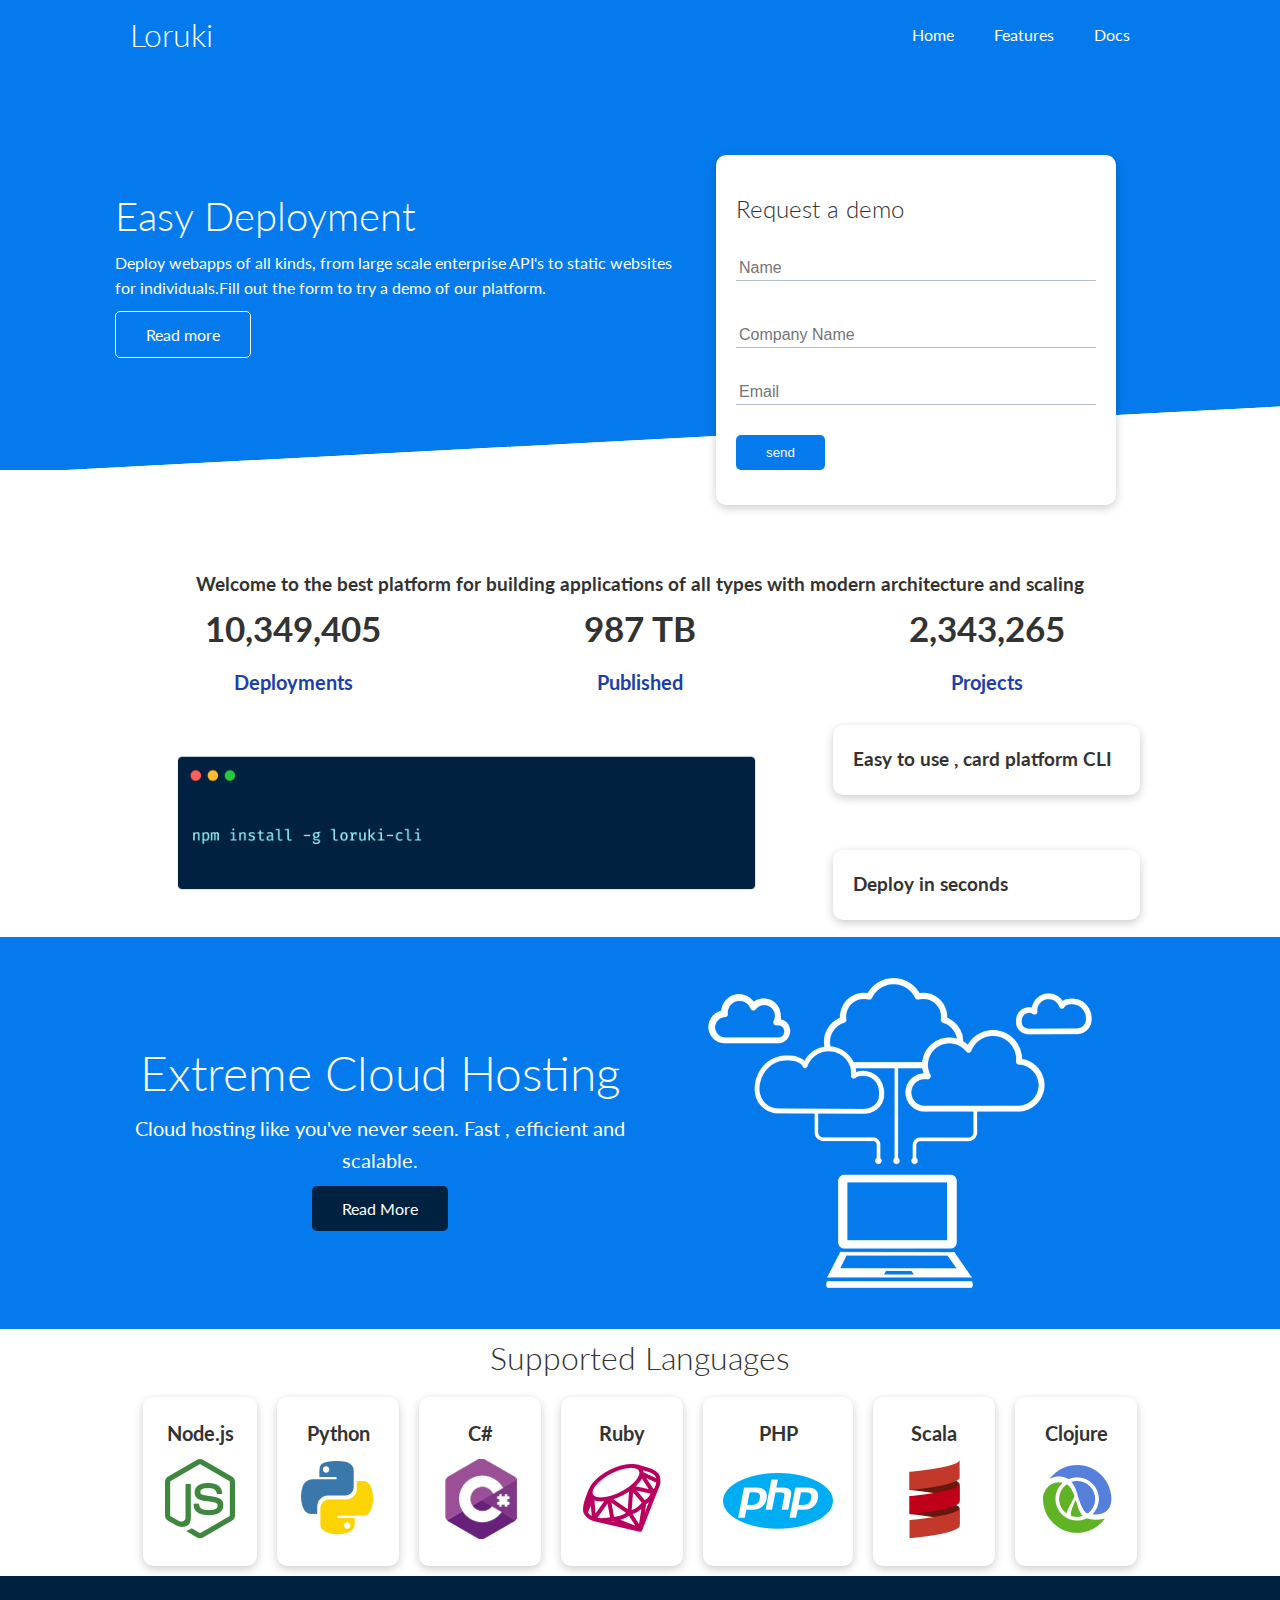
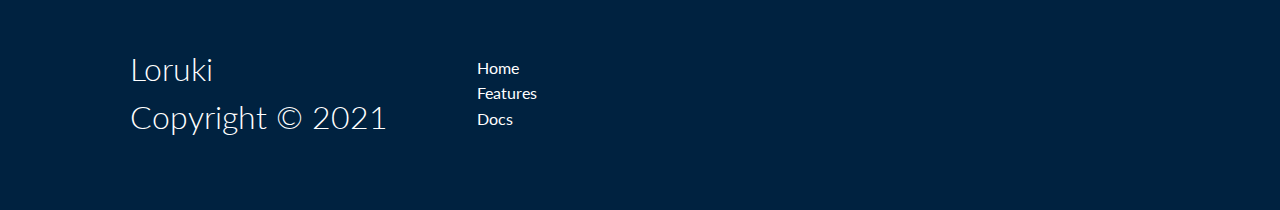
<file: index.html>
<!DOCTYPE html>
<html lang="en">
  <head>
    <meta charset="UTF-8" />
    <meta http-equiv="X-UA-Compatible" content="IE=edge" />
    <meta name="viewport" content="width=device-width, initial-scale=1.0" />
    <link
      rel="stylesheet"
      href="https://cdnjs.cloudflare.com/ajax/libs/font-awesome/6.0.0-beta2/css/all.min.css"
      integrity="sha512-YWzhKL2whUzgiheMoBFwW8CKV4qpHQAEuvilg9FAn5VJUDwKZZxkJNuGM4XkWuk94WCrrwslk8yWNGmY1EduTA=="
      crossorigin="anonymous"
      referrerpolicy="no-referrer"
    />
    <link rel="stylesheet" href="CSS/style.css" />
    <link rel="stylesheet" href="CSS/utilities.css" />

    <title>Loruki | cloud Hosting For Everyone</title>
  </head>
  <body>
    <!-- Navbar -->
    <div class="navbar">
      <div class="container flex">
        <h1 class="logo">Loruki</h1>
        <nav>
          <ul>
            <li><a href="index.html">Home</a></li>
            <li><a href="features.html">Features</a></li>
            <li><a href="docs.html">Docs</a></li>
          </ul>
        </nav>
      </div>
    </div>
    <!--Showcase  -->
    <section class="showcase">
      <div class="container grid">
        <div class="showcase-text">
          <h1>Easy Deployment</h1>
          <p>
            Deploy webapps of all kinds, from large scale enterprise API's to
            static websites for individuals.Fill out the form to try a demo of
            our platform.
          </p>
          <a href="features.html" class="btn btn-outline">Read more</a>
        </div>
        <div class="showcase-form card">
          <h2>Request a demo</h2>
          <form
            name="contact"
            method="POST"
            netlify-honeypot="bot-field"
            data-netlify="true"
          >
            <input type="hidden" name="form-name" value="contact" />
            <div class="form-control">
              <input type="text" name="Name" placeholder="Name" required />
              <p class="hidden">
                <label
                  >Don’t fill this out if you're human: <input name="bot-field"
                /></label>
              </p>
            </div>
            <div class="form-control">
              <input
                type="text"
                name="Company"
                placeholder="Company Name"
                required
              />
            </div>
            <div class="form-control">
              <input type="text" name="Email" placeholder="Email" required />
            </div>
            <input type="submit" value="send" class="btn btn-primary" />
          </form>
        </div>
      </div>
    </section>
    <!-- Stats -->
    <section class="stats">
      <div class="container">
        <!-- Below "my" means margin in Y-axis -->
        <h3 class="text-heading text-center my-1">
          Welcome to the best platform for building applications of all types
          with modern architecture and scaling
        </h3>
        <div class="grid grid-3 text-center my-4">
          <!-- By writing " div*3 " we can get three div's at once -->
          <div>
            <!-- i = icon -->
            <i class="fas fa-server fa-3x"></i>
            <h3>10,349,405</h3>
            <p class="text-secondary">Deployments</p>
          </div>
          <div>
            <i class="fas fa-upload fa-3x"></i>
            <h3>987 TB</h3>
            <p class="text-secondary">Published</p>
          </div>

          <div>
            <i class="fas fa-project-diagram fa-3x"></i>
            <h3>2,343,265</h3>
            <p class="text-secondary">Projects</p>
          </div>
        </div>
      </div>
    </section>
    <!-- Cli -->
    <section class="cli">
      <div class="container grid">
        <img src="images/cli.png" alt="" />
        <div class="card">
          <h3>Easy to use , card platform CLI</h3>
        </div>
        <div class="card">
          <h3>Deploy in seconds</h3>
        </div>
      </div>
    </section>
    <!-- Cloud -->
    <section class="cloud bg-primary my-2 py-2">
      <!-- Here above "py -2" means padding from y - axis. -->
      <div class="container grid">
        <div class="text-center">
          <h2 class="lg">Extreme Cloud Hosting</h2>
          <p class="lead my-1">
            Cloud hosting like you've never seen. Fast , efficient and scalable.
          </p>
          <a href="features.html" class="btn btn-dark">Read More</a>
        </div>
        <img src="images/cloud.png" alt="Cloud logo" />
      </div>
    </section>
    <!-- Languages -->
    <section class="languages">
      <h2 class="md text-center my-2">Supported Languages</h2>
      <div class="container flex">
        <div class="card">
          <h4>Node.js</h4>
          <img src="images/logos/node.png" alt="Node.js logo" />
        </div>
        <div class="card">
          <h4>Python</h4>
          <img src="images/logos/python.png" alt="Node.js logo" />
        </div>
        <div class="card">
          <h4>C#</h4>
          <img src="images/logos/csharp.png" alt="Node.js logo" />
        </div>
        <div class="card">
          <h4>Ruby</h4>
          <img src="images/logos/ruby.png" alt="Node.js logo" />
        </div>
        <div class="card">
          <h4>PHP</h4>
          <img src="images/logos/php.png" alt="Node.js logo" />
        </div>
        <div class="card">
          <h4>Scala</h4>
          <img src="images/logos/scala.png" alt="Node.js logo" />
        </div>
        <div class="card">
          <h4>Clojure</h4>
          <img src="images/logos/clojure.png" alt="Node.js logo" />
        </div>
      </div>
    </section>
    <!-- Footer -->
    <footer class="footer bg-dark py-5">
      <div class="container grid grid-3">
        <div>
          <h1>
            Loruki
            <p>Copyright &copy; 2021</p>
          </h1>
        </div>
        <nav>
          <ul>
            <li><a href="index.html">Home</a></li>
            <li><a href="features.html">Features</a></li>
            <li><a href="docs.html">Docs</a></li>
          </ul>
        </nav>
        <div class="social">
          <a href=""><i class="fab fa-github fa-2x"></i></a>
          <a href=""><i class="fab fa-facebook fa-2x"></i></a>
          <a href=""><i class="fab fa-instagram fa-2x"></i></a>
          <a href=""><i class="fab fa-twitter fa-2x"></i></a>
        </div>
      </div>
    </footer>
  </body>
</html>
</file>
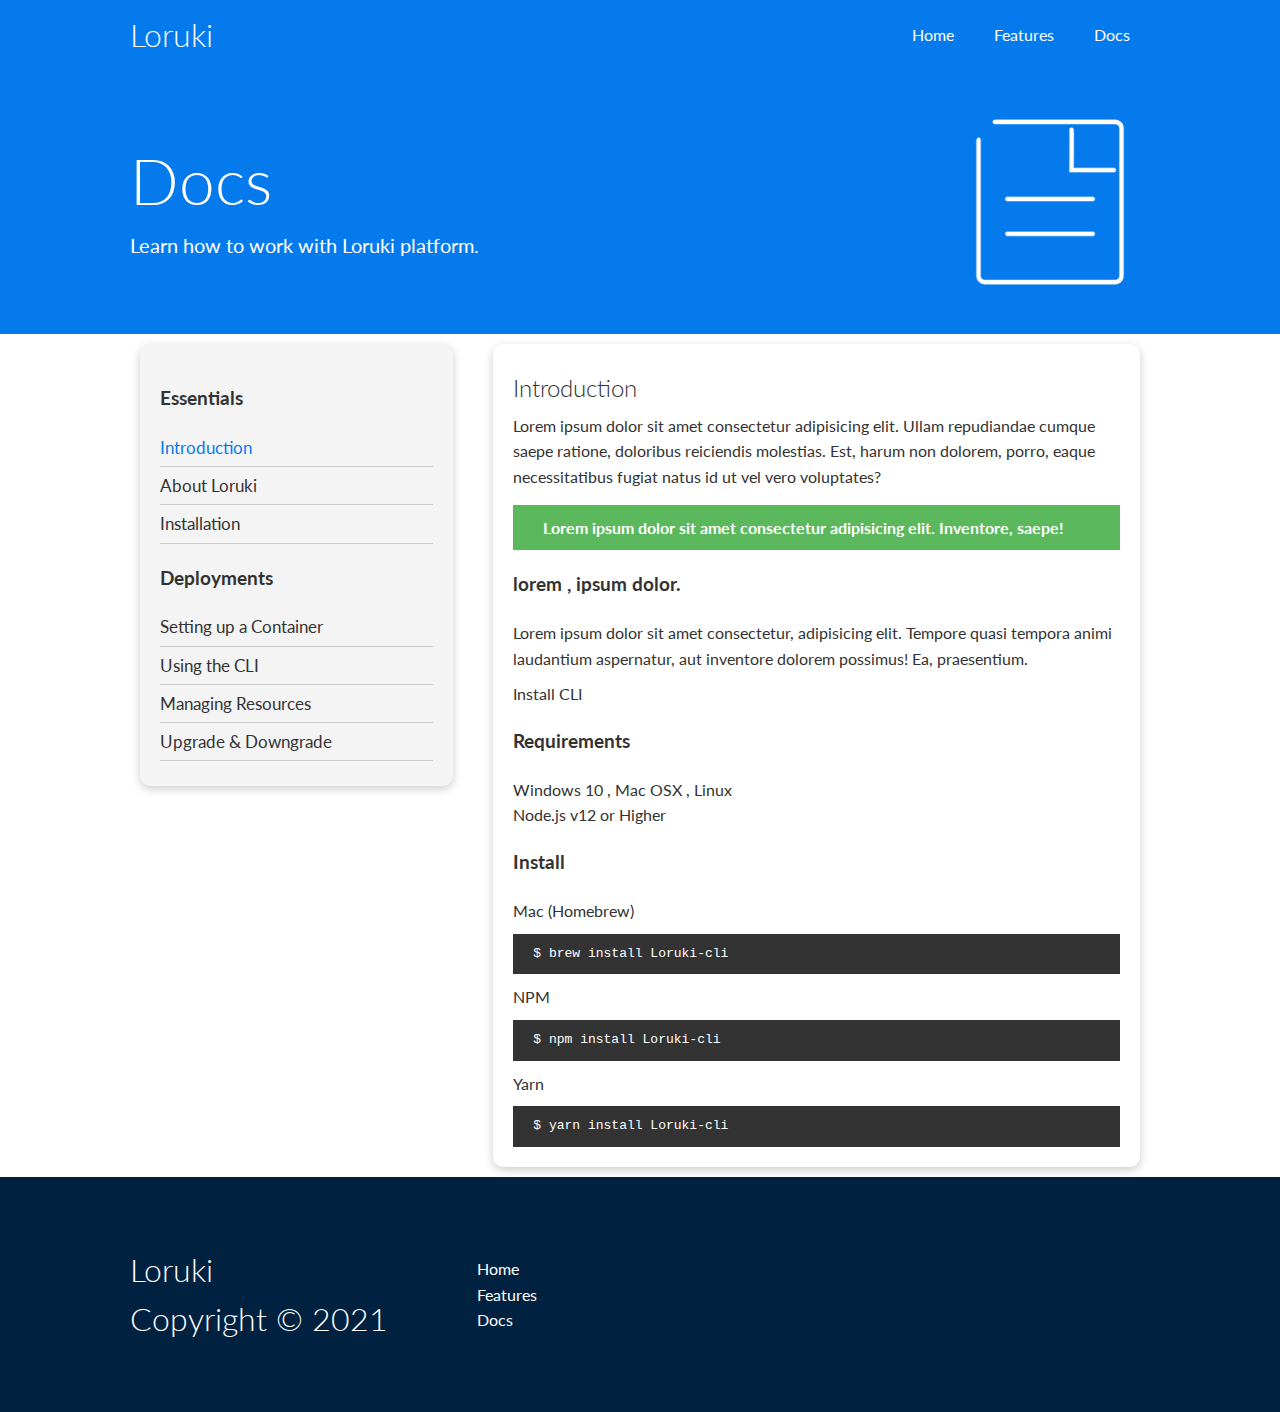
<file: docs.html>
<!DOCTYPE html>
<html lang="en">
  <head>
    <meta charset="UTF-8" />
    <meta http-equiv="X-UA-Compatible" content="IE=edge" />
    <meta name="viewport" content="width=device-width, initial-scale=1.0" />
    <link
      rel="stylesheet"
      href="https://cdnjs.cloudflare.com/ajax/libs/font-awesome/6.0.0-beta2/css/all.min.css"
      integrity="sha512-YWzhKL2whUzgiheMoBFwW8CKV4qpHQAEuvilg9FAn5VJUDwKZZxkJNuGM4XkWuk94WCrrwslk8yWNGmY1EduTA=="
      crossorigin="anonymous"
      referrerpolicy="no-referrer"
    />
    <link rel="stylesheet" href="CSS/style.css" />
    <link rel="stylesheet" href="CSS/utilities.css" />

    <title>Loruki | cloud Hosting For Everyone</title>
  </head>
  <body>
    <!-- Navbar -->
    <div class="navbar">
      <div class="container flex">
        <h1 class="logo">Loruki</h1>
        <nav>
          <ul>
            <li><a href="index.html">Home</a></li>
            <li><a href="features.html">Features</a></li>
            <li><a href="docs.html">Docs</a></li>
          </ul>
        </nav>
      </div>
    </div>

    <!-- Head -->
    <section class="docs-head bg-primary py-3">
      <div class="container grid">
        <div>
          <h1 class="xl">Docs</h1>
          <p class="lead">Learn how to work with Loruki platform.</p>
        </div>
        <img src="images/docs.png" alt="server logo" />
      </div>
    </section>
    <!-- Docs-Main -->
    <section class="docs-main my-4">
      <div class="container grid">
        <div class="card bg-light p-3">
          <h3 class="my-2">Essentials</h3>
          <nav>
            <ul>
              <li><a class="text-primary" href="#">Introduction</a></li>
              <li><a href="#">About Loruki</a></li>
              <li><a href="#">Installation</a></li>
            </ul>
          </nav>
          <h3 class="my-2">Deployments</h3>
          <nav>
            <ul>
              <li><a href="#">Setting up a Container</a></li>
              <li><a href="#">Using the CLI</a></li>
              <li><a href="#">Managing Resources</a></li>
              <li><a href="#">Upgrade & Downgrade</a></li>
            </ul>
          </nav>
        </div>
        <div class="card">
          <h2>Introduction</h2>
          <p>
            Lorem ipsum dolor sit amet consectetur adipisicing elit. Ullam
            repudiandae cumque saepe ratione, doloribus reiciendis molestias.
            Est, harum non dolorem, porro, eaque necessitatibus fugiat natus id
            ut vel vero voluptates?
          </p>

          <div class="alert alert-success">
            <i class="fas fa-info"></i>Lorem ipsum dolor sit amet consectetur
            adipisicing elit. Inventore, saepe!
          </div>
          <h3>lorem , ipsum dolor.</h3>
          <p>
            Lorem ipsum dolor sit amet consectetur, adipisicing elit. Tempore
            quasi tempora animi laudantium aspernatur, aut inventore dolorem
            possimus! Ea, praesentium.
          </p>
          <a href="#" class="btn-btn-primary">Install CLI </a>
          <h3>Requirements</h3>
          <ul>
            <li>Windows 10 , Mac OSX , Linux</li>
            <li>Node.js v12 or Higher</li>
          </ul>

          <h3>Install</h3>
          <p>Mac (Homebrew)</p>
          <pre><code>$ brew install Loruki-cli</code></pre>
          <p>NPM</p>
          <pre><code>$ npm install Loruki-cli</code></pre>
          <p>Yarn</p>
          <pre><code>$ yarn install Loruki-cli</code></pre>
        </div>
      </div>
    </section>

    <!-- Footer -->
    <footer class="footer bg-dark py-5">
      <div class="container grid grid-3">
        <div>
          <h1>
            Loruki
            <p>Copyright &copy; 2021</p>
          </h1>
        </div>
        <nav>
          <ul>
            <li><a href="index.html">Home</a></li>
            <li><a href="features.html">Features</a></li>
            <li><a href="docs.html">Docs</a></li>
          </ul>
        </nav>
        <div class="social">
          <a href=""><i class="fab fa-github fa-2x"></i></a>
          <a href=""><i class="fab fa-facebook fa-2x"></i></a>
          <a href=""><i class="fab fa-instagram fa-2x"></i></a>
          <a href=""><i class="fab fa-twitter fa-2x"></i></a>
        </div>
      </div>
    </footer>
  </body>
</html>
</file>
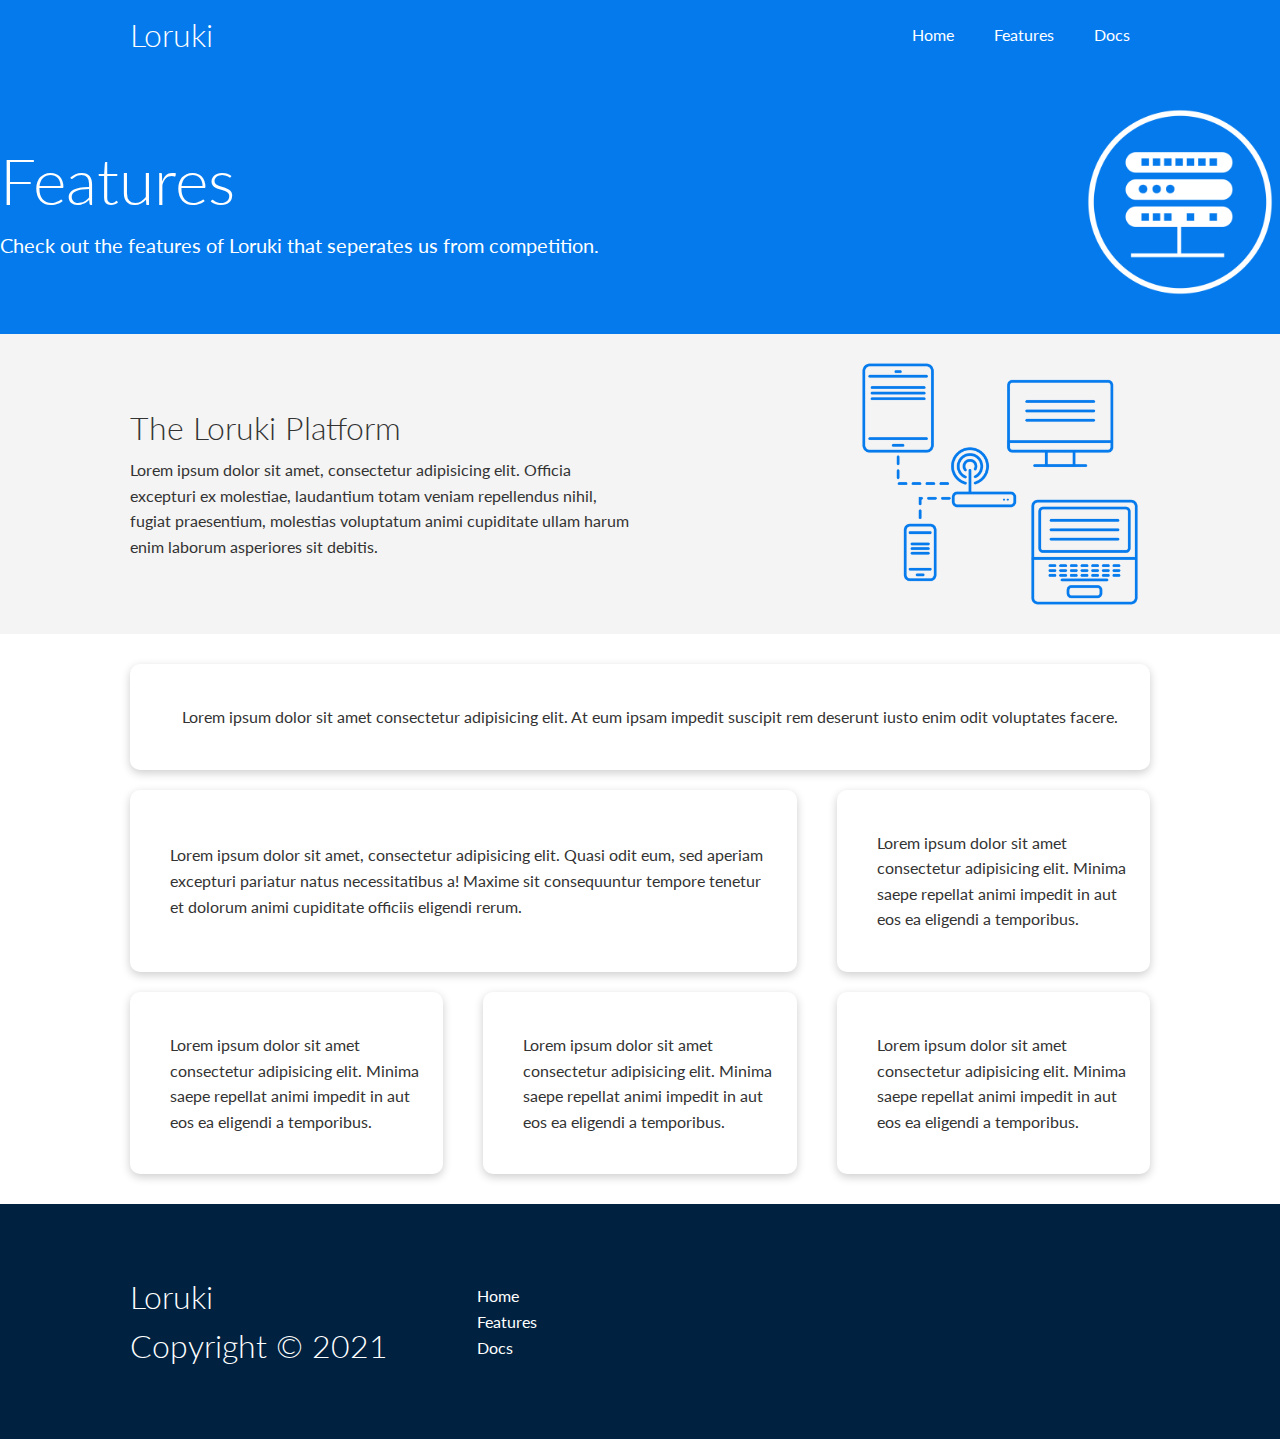
<file: features.html>
<!DOCTYPE html>
<html lang="en">
  <head>
    <meta charset="UTF-8" />
    <meta http-equiv="X-UA-Compatible" content="IE=edge" />
    <meta name="viewport" content="width=device-width, initial-scale=1.0" />
    <link
      rel="stylesheet"
      href="https://cdnjs.cloudflare.com/ajax/libs/font-awesome/6.0.0-beta2/css/all.min.css"
      integrity="sha512-YWzhKL2whUzgiheMoBFwW8CKV4qpHQAEuvilg9FAn5VJUDwKZZxkJNuGM4XkWuk94WCrrwslk8yWNGmY1EduTA=="
      crossorigin="anonymous"
      referrerpolicy="no-referrer"
    />
    <link rel="stylesheet" href="CSS/style.css" />
    <link rel="stylesheet" href="CSS/utilities.css" />

    <title>Loruki | cloud Hosting For Everyone</title>
  </head>
  <body>
    <!-- Navbar -->
    <div class="navbar">
      <div class="container flex">
        <h1 class="logo">Loruki</h1>
        <nav>
          <ul>
            <li><a href="index.html">Home</a></li>
            <li><a href="features.html">Features</a></li>
            <li><a href="docs.html">Docs</a></li>
          </ul>
        </nav>
      </div>
    </div>

    <!-- Head -->
    <section class="features-head bg-primary py-3">
      <div class="conatainer grid">
        <div>
          <h1 class="xl">Features</h1>
          <p class="lead">
            Check out the features of Loruki that seperates us from competition.
          </p>
        </div>
        <img src="images/server.png" alt="server logo" />
      </div>
    </section>
    <!-- Sub-Heading -->
    <section class="features-sub-heading bg-light py3">
      <div class="container grid">
        <div>
          <h1 class="md">The Loruki Platform</h1>
          <p>
            Lorem ipsum dolor sit amet, consectetur adipisicing elit. Officia
            excepturi ex molestiae, laudantium totam veniam repellendus nihil,
            fugiat praesentium, molestias voluptatum animi cupiditate ullam
            harum enim laborum asperiores sit debitis.
          </p>
        </div>
        <img src="images/server2.png" alt="server logo" />
      </div>
    </section>

    <section class="features-main my-2">
      <div class="container grid grid-3">
        <div class="card flex">
          <i class="fas fa-server fa-3x"></i>
          <p>
            Lorem ipsum dolor sit amet consectetur adipisicing elit. At eum
            ipsam impedit suscipit rem deserunt iusto enim odit voluptates
            facere.
          </p>
        </div>
        <div class="card flex">
          <i class="fas fa-database fa-3x"></i>
          <p>
            Lorem ipsum dolor sit amet, consectetur adipisicing elit. Quasi odit
            eum, sed aperiam excepturi pariatur natus necessitatibus a! Maxime
            sit consequuntur tempore tenetur et dolorum animi cupiditate
            officiis eligendi rerum.
          </p>
        </div>
        <div class="card flex">
          <i class="fas fa-power-off fa-3x"></i>
          <p>
            Lorem ipsum dolor sit amet consectetur adipisicing elit. Minima
            saepe repellat animi impedit in aut eos ea eligendi a temporibus.
          </p>
        </div>
        <div class="card flex">
          <i class="fas fa-upload fa-3x"></i>
          <p>
            Lorem ipsum dolor sit amet consectetur adipisicing elit. Minima
            saepe repellat animi impedit in aut eos ea eligendi a temporibus.
          </p>
        </div>
        <div class="card flex">
          <i class="fas fa-laptop fa-3x"></i>
          <p>
            Lorem ipsum dolor sit amet consectetur adipisicing elit. Minima
            saepe repellat animi impedit in aut eos ea eligendi a temporibus.
          </p>
        </div>
        <div class="card flex">
          <i class="fas fa-project-diagram fa-3x"></i>
          <p>
            Lorem ipsum dolor sit amet consectetur adipisicing elit. Minima
            saepe repellat animi impedit in aut eos ea eligendi a temporibus.
          </p>
        </div>
      </div>
    </section>
    <!-- Footer -->
    <footer class="footer bg-dark py-5">
      <div class="container grid grid-3">
        <div>
          <h1>
            Loruki
            <p>Copyright &copy; 2021</p>
          </h1>
        </div>
        <nav>
          <ul>
            <li><a href="index.html">Home</a></li>
            <li><a href="features.html">Features</a></li>
            <li><a href="docs.html">Docs</a></li>
          </ul>
        </nav>
        <div class="social">
          <a href=""><i class="fab fa-github fa-2x"></i></a>
          <a href=""><i class="fab fa-facebook fa-2x"></i></a>
          <a href=""><i class="fab fa-instagram fa-2x"></i></a>
          <a href=""><i class="fab fa-twitter fa-2x"></i></a>
        </div>
      </div>
    </footer>
  </body>
</html>
</file>
<file: CSS/style.css>
@import url("https://fonts.googleapis.com/css2?family=Lato:wght@300&display=swap");
/* Defining the root scope for the color so that it can be used anywhere int entire project */
:root {
  --primary-color: #047aed;
  --secondary-color: #1c3fa8; /* Darker blue*/
  --dark-color: #002240;
  --light-color: #f4f4f4;
  --success-color: #5cb85c;
  --error-color: #d9534f;
}

/* Navbar */
* {
  box-sizing: border-box;
  margin: 0;
  padding: 0;
}
body {
  font-family: "lato", sans-serif;
  color: #333; /* dark grey color */
  line-height: 1.6;
}
ul {
  list-style-type: none; /* to remove bullet points*/
}

a {
  text-decoration: none; /* to get rid of underline*/
  color: #333;
}

h1,
h2 {
  font-weight: 300; /* To make it less bold*/
  line-height: 1.2;
  margin: 10px 0; /* UpDown(10px) LeftRight(0) */
}

p {
  margin: 10px 0; /* for the paragragh to distinguish*/
}
img {
  width: 100%;
}
code,
pre {
  background: #333;
  color: #fff;
  padding: 10px;
}
/* Navbar */
.navbar {
  background-color: var(--primary-color);
  /*Hexadecimal blue #047aed was used here above before defining the root scope*/
  color: #fff;
  height: 70px;
}
/* Purposeof writting the below article is :
We want that if flex is in navbar then i want spacebetween otherwise in center
SPACE BETWEEN means(here) Space between Loruki and rest of the links  */
.navbar .flex {
  justify-content: space-between;
}

.navbar ul {
  display: flex; /*to align the links in horizontal*/
}
.navbar a {
  color: #fff;
  padding: 10px;
  margin: 0 10px;
}
.navbar a:hover {
  border-bottom: 2px #fff solid;
}

/* Showcase */
.showcase {
  height: 400px;
  background-color: var(--primary-color);
  color: #fff;
  position: relative;
}
.showcase h1 {
  font-size: 40px;
}
.showcase h2 {
  margin: 20px 0;
}

.showcase .grid {
  overflow: visible;
  grid-template-columns: 55% 45%;
  /* The above line will align more space to left column(55%) and less to right column(45%) */
  gap: 30px;
}
.showcase-text {
  animation: slideInFromLeft 0.5s ease-in;
}
.showcase-form {
  position: relative;
  top: 60px;
  height: 350px;
  width: 400px;
  padding: 40px;
  z-index: 100;
  /* justify-self: flex-end; */
  animation: slideInFromRight 0.5s ease-in;
  /*Above style to push the form to the right */
}
.showcase-form .form-control {
  margin: 30px 0;
  /* Above style is to give some space between the labels of the signing form. */
}
.showcase-form input[type="text"],
.showcase-form input[type="email"] {
  border: 0;
  border-bottom: 1px solid #b4becb;
  width: 100%;
  padding: 3px;
  font-size: 16px;
}
.showcase-form input:focus {
  outline: none;
  /* The above style is done to remove the blue border we get when we click on them. */
}
.showcase::before,
.showcase::after {
  content: " ";
  position: absolute;
  height: 100px;
  bottom: -70px;
  left: 0;
  right: 0;
  background: #fff;
  /* The above style is to give the slant blue line below the card box. */
  transform: skewY(-3deg);
  -webkit-transform: skewY(-3deg);
  /*webkit is used to make sure that this style works in chrome and safari browser.  */
  -moz-transform: skewY(-3deg);
  /* moz is used for mozilla broswer */
  -ms-transform: skewY(-3deg);
  /* ms is used for microsoft browser. */
}
/* Stats */

.stats {
  padding-top: 100px;
  animation: slideInFromBottom 1s ease-in;
}
.stats-heading {
  max-width: 100px;
  margin: auto;
}
.stats .grid h3 {
  font-size: 35px;
}
.stats .grid p {
  font-size: 20px;
  font-weight: bold;
}

/* CLI */
.cli .grid {
  grid-template-columns: repeat(3, 1fr);
  grid-template-rows: repeat(2, 1fr);
}
/* The below style means anything first written after cli grid and here it is img tag which first written. */
.cli .grid > *:first-child {
  grid-column: 1 / span 2;
  grid-row: 1 / span 2;
  /* The above two styles are used to span the cli image two rows and two columns */
}
/* Cloud */
.cloud.grid {
  grid-template-columns: 4fr, 3fr;
}
/* Features */
.features-head img,
.docs-head img {
  width: 200px;
  justify-self: flex-end;
}
.features-sub-heading img {
  width: 300px;
  justify-self: flex-end;
}
.features-main .card > i {
  /* The above " i " represents the initial icon */
  margin-right: 20px;
}
.features-main .grid {
  padding: 30px;
}

.features-main .grid > *:first-child {
  grid-column: 1 / span 3;
}
.features-main .grid > *:nth-child(2) {
  grid-column: 1 / span 2;
}
/* Docs */
.docs-main h3 {
  margin: 20px 0;
}
.docs-main .grid {
  grid-template-columns: 1fr 2fr;
  align-items: flex-start;
}
.docs-main nav li {
  font-size: 17px;
  padding-bottom: 5px;
  margin-bottom: 5px;
  border-bottom: 1px #ccc solid;
}
.docs-main a:hover {
  font-weight: bold;
}
/* languages */
.languages .flex {
  flex-wrap: wrap;
}
.languages .card {
  text-align: center;
  margin: 18x 10px 40px;
  /* top right bottom left */
  transition: transform 0.2s ease-in;
  /* Here in the above style "transform" is used below in the "languages transform:hover"  */
}
.languages .card h4 {
  font-size: 20px;
  margin-bottom: 10px;
}
.languages .card:hover {
  transform: translateY(-15px);
}
/* Footer */
.footer .social a {
  margin: 0 10px;
}
/* Animations */
@keyframes slideInFromLeft {
  0% {
    transform: translateX(-100%);
  }
  100% {
    transform: translateX(0);
  }
}
@keyframes slideInFromRight {
  0% {
    transform: translateX(100%);
  }
  100% {
    transform: translateX(0);
  }
}
@keyframes slideInFromTop {
  0% {
    transform: translateY(-100%);
  }
  100% {
    transform: translateX(0);
  }
}

@keyframes slideInFromBottom {
  0% {
    transform: translateY(100%);
  }
  100% {
    transform: translateX(0);
  }
}

/* Media Queries */

/* Tablets and under */
@media (max-width: 768px) {
  .grid,
  .showcase .grid,
  .stats .grid,
  .cli .grid,
  .cloud .grid,
  .features-main .grid,
  .docs-main .grid {
    grid-template-columns: 1fr;
    grid-template-rows: 1fr;
  }
  .showcase {
    height: auto;
  }
  .showcasw-text {
    text-align: center;
    margin-top: 40px;
  }
  .showcase-form {
    justify-self: center;
    margin: auto;
  }
  .cli .grid > *:first-child {
    grid-column: 1;
    grid-row: 1;
  }
  .features-head,
  .features-sub-head,
  .docs-head {
    text-align: center;
  }
  .features-head img,
  .features-sub-head img,
  .docs-head img {
    justify-self: center;
  }
  .features-main .grid > *:first-child,
  .features-main .grid > *:nth-child(2) {
    grid-column: 1;
  }
}
/* Mobiles */
@media (max-width: 500px) {
  .navbar {
    height: 110px;
  }
  .navbar .flex {
    flex-direction: column;
  }
  .navbar ul {
    padding: 10px;
    background-color: rgba(0, 0, 0, 0.1);
  }
}
/* Human conformation */
.hidden {
  visibility: hidden;
  height: 0;
}
</file>
<file: CSS/utilities.css>
/* Utilities (All the classes that is being used all around the website)  */
.card {
  background-color: #fff;
  color: #333;
  border-radius: 10px;
  box-shadow: 0 3px 10px rgba(0, 0, 0, 0.2);
  /* horizontal vertical blur color_scheme */
  padding: 20px;
  margin: 10px;
}
.btn {
  display: inline-block;
  padding: 10px 30px;
  cursor: pointer;
  background: var(--primary-color);
  color: #fff;
  border: none;
  border-radius: 5px;
}
.btn-outline {
  background-color: transparent;
  border: 1px #fff solid;
  /* The above style is used for giving the read more button a white outline */
}
.btn:hover {
  transform: scale(0.98);
  /*  1 is default */
}
/* Background and coloured buttons */
.bg-primary,
.btn-primary {
  background-color: var(--primary-color);
  color: #fff;
}
.bg-secondary,
.btn-secondary {
  background-color: var(--secondary-color);
  color: #fff;
}
.bg-light,
.btn-light {
  background-color: var(--light-color);
  color: #333;
}
.bg-dark,
.btn-dark {
  background-color: var(--dark-color);
  color: #fff;
}

.bg-primary a,
.btn-primary a,
.bg-secondary a,
.btn-secondary a,
.bg-dark a,
.btn-dark a {
  color: #fff;
}
/* Text Colors */
.text-primary {
  color: var(--primary-color);
}
.text-secondary {
  color: var(--secondary-color);
}
.text-light {
  color: var(--light-color);
}
.text-dark {
  color: var(--dark-color);
}
/* text sizes */
.lead {
  font-size: 20px;
}
.sm {
  /*Small*/
  font-size: 1rem;
}
.md {
  /* Medium*/
  font-size: 2rem;
}
.lg {
  /*large*/
  font-size: 3rem;
}
.xl {
  font-size: 4rem;
}

.container {
  max-width: 1100px;
  margin: 0 auto;
  overflow: auto; /*to cover the above space*/
  padding: 0 40px;
}
.text-center {
  text-align: center;
}
/* Alert */
.alert {
  background-color: var(--light-color);
  padding: 10px 20px;
  font-weight: bold;
  margin: 15px 0;
}
.alert i {
  margin-right: 10px;
}
.alert-success {
  background-color: var(--success-color);
  color: #fff;
}
.alert-error {
  background-color: var(--error-color);
  color: #fff;
}
.flex {
  display: flex;
  justify-content: center; /*vertical*/
  align-items: center; /*horizontal*/
  height: 100%;
}
.grid {
  display: grid;
  grid-template-columns: repeat(2, 1fr);
  gap: 20px;
  justify-content: center;
  align-items: center;
  height: 100%;
}
.grid-3 {
  grid-template-columns: repeat(3, 1fr);

  /* Margin */
}
py-1 {
  margin: 1rem 0;
}
py-2 {
  margin: 1.5rem 0;
}
py-3 {
  margin: 2rem 0;
}
py-4 {
  margin: 3rem 0;
}
py-5 {
  margin: 4rem 0;
}
.m-1 {
  margin: 1rem;
}
.m-2 {
  margin: 1.5rem;
}
.m-3 {
  margin: 2rem;
}
.m-4 {
  margin: 3rem;
}
.m-5 {
  margin: 4rem;
}

/* Padding */

.py-1 {
  padding: 1rem 0;
}
.py-2 {
  padding: 1.5rem 0;
}
.py-3 {
  padding: 2rem 0;
}
.py-4 {
  padding: 3rem 0;
}
.py-5 {
  padding: 4rem 0;
}
.m-1 {
  margin: 1rem;
}
.m-2 {
  margin: 1.5rem;
}
.m-3 {
  margin: 2rem;
}
.m-4 {
  margin: 3rem;
}
.m-5 {
  margin: 4rem;
}
</file>
